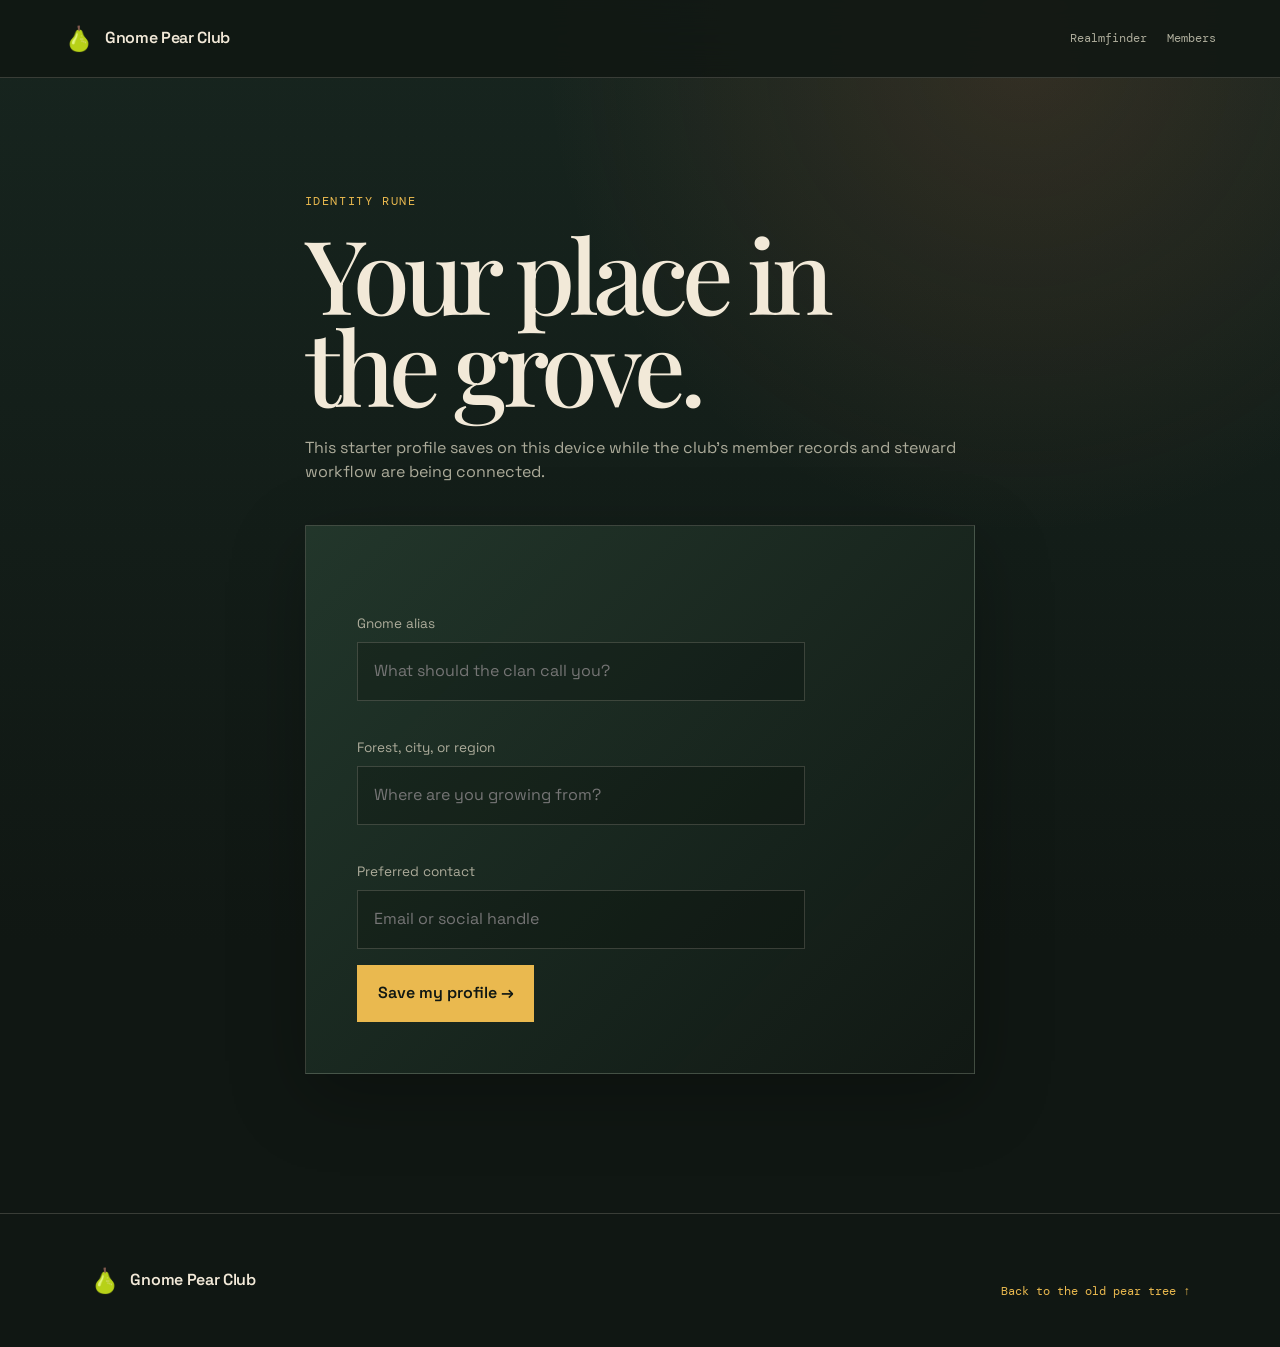
<file: profile.html>
<!doctype html>
<html lang="en">
<head><meta charset="utf-8"><meta name="viewport" content="width=device-width, initial-scale=1"><title>Gnome Pear Club · My Profile</title><meta name="description" content="Create your local Gnome Pear Club member profile."><link rel="icon" href="favicon.svg" type="image/svg+xml"><link rel="stylesheet" href="styles.css"></head>
<body><div class="site-shell"><header class="topbar"><a class="brand" href="index.html"><span class="brand-mark">🍐</span><span>Gnome Pear Club</span></a><nav aria-label="Profile navigation"><a href="index.html#realmfinder">Realmfinder</a><a href="index.html#members">Members</a></nav></header><main class="section-pad" style="max-width:850px"><p class="eyebrow">Identity rune</p><h1 style="font:500 clamp(3rem,8vw,7rem)/.9 'Playfair Display',serif;letter-spacing:-.06em;margin:.2rem 0 1.5rem">Your place in the grove.</h1><p class="section-note">This starter profile saves on this device while the club’s member records and steward workflow are being connected.</p><form id="profile-form" class="survey-card" style="margin-top:2.5rem"><label class="alias-label" for="profile-name">Gnome alias</label><input class="text-input" id="profile-name" maxlength="40" required placeholder="What should the clan call you?"><label class="alias-label" for="profile-place">Forest, city, or region</label><input class="text-input" id="profile-place" maxlength="60" placeholder="Where are you growing from?"><label class="alias-label" for="profile-contact">Preferred contact</label><input class="text-input" id="profile-contact" maxlength="100" placeholder="Email or social handle"><button class="button button-primary" type="submit">Save my profile <span>→</span></button></form><p id="profile-status" class="section-note" style="margin-top:1.5rem"></p></main><footer class="footer section-pad"><div class="footer-brand"><span class="brand-mark">🍐</span><span>Gnome Pear Club</span></div><a href="index.html#top">Back to the old pear tree ↑</a></footer></div><script>
const form=document.querySelector('#profile-form');const status=document.querySelector('#profile-status');const saved=JSON.parse(localStorage.getItem('gpc-profile')||'null');if(saved){document.querySelector('#profile-name').value=saved.name||'';document.querySelector('#profile-place').value=saved.place||'';document.querySelector('#profile-contact').value=saved.contact||'';status.textContent='Your local profile is saved on this device.'}form.addEventListener('submit',event=>{event.preventDefault();const profile={name:document.querySelector('#profile-name').value.trim(),place:document.querySelector('#profile-place').value.trim(),contact:document.querySelector('#profile-contact').value.trim()};localStorage.setItem('gpc-profile',JSON.stringify(profile));status.textContent='Profile saved. Your $1 identity credit is now marked pending.'});
</script></body></html>
</file>
<file: styles.css>
@import url('https://fonts.googleapis.com/css2?family=DM+Mono:wght@400;500&family=Playfair+Display:ital,wght@0,500;0,600;1,500;1,600&family=Space+Grotesk:wght@400;500;600;700&display=swap');

:root{--ink:#f2e9d8;--muted:#adac9b;--forest:#17251f;--forest-2:#20382c;--deep:#101713;--gold:#eab94f;--rust:#d56d42;--line:rgba(242,233,216,.18);--paper:#e7ddc9;--shadow:0 22px 70px rgba(0,0,0,.26)}
*{box-sizing:border-box}html{scroll-behavior:smooth}body{margin:0;background:var(--deep);color:var(--ink);font-family:'Space Grotesk',system-ui,sans-serif;font-size:16px;line-height:1.55}body:before{content:"";position:fixed;inset:0;pointer-events:none;opacity:.18;background-image:radial-gradient(rgba(255,255,255,.1) .7px,transparent .7px);background-size:7px 7px;mix-blend-mode:soft-light}.site-shell{overflow:hidden;background:radial-gradient(circle at 80% 4%,rgba(213,109,66,.15),transparent 30rem),linear-gradient(180deg,#17251f 0%,#101713 70%)}a{color:inherit;text-decoration:none}button,input{font:inherit}.topbar{position:sticky;top:0;z-index:10;display:flex;justify-content:space-between;align-items:center;gap:2rem;padding:1.25rem clamp(1.25rem,5vw,5rem);border-bottom:1px solid var(--line);background:rgba(16,23,19,.88);backdrop-filter:blur(18px)}.brand,.footer-brand{display:flex;align-items:center;gap:.7rem;font-weight:600;letter-spacing:-.02em}.brand-mark{font-size:1.5rem}.topbar nav{display:flex;gap:1.25rem;flex-wrap:wrap;justify-content:flex-end}.topbar nav a{font-family:'DM Mono',monospace;color:var(--muted);font-size:.78rem}.topbar nav a:hover,.text-link:hover,.footer a:hover{color:var(--gold)}.section-pad{padding:clamp(4rem,9vw,8rem) clamp(1.25rem,7vw,7rem);max-width:1380px;margin:0 auto}.hero{min-height:calc(100vh - 76px);display:grid;grid-template-columns:minmax(0,1.1fr) minmax(300px,.9fr);align-items:center;gap:4rem}.eyebrow,.section-kicker,.task-type{font-family:'DM Mono',monospace;text-transform:uppercase;letter-spacing:.14em;color:var(--gold);font-size:.72rem;margin:0 0 1rem}.hero h1{font:600 clamp(4rem,11vw,9.5rem)/.88 'Playfair Display',serif;letter-spacing:-.08em;margin:0 0 2rem;max-width:8ch}.hero h1 em,h2 em{color:var(--gold);font-weight:500}.lede{color:var(--muted);font-size:clamp(1.05rem,1.6vw,1.35rem);max-width:40rem}.stats{display:flex;gap:clamp(1.25rem,4vw,4rem);margin-top:3rem}.stats div{display:flex;flex-direction:column}.stats strong{font:500 2.2rem/1 'Playfair Display',serif;color:var(--paper)}.stats span{font: .7rem 'DM Mono',monospace;text-transform:uppercase;color:var(--muted);margin-top:.45rem}.hero-orbit{height:min(45vw,510px);max-width:510px;aspect-ratio:1;position:relative;justify-self:end;display:grid;place-items:center;border-radius:50%;background:radial-gradient(circle,rgba(234,185,79,.17),transparent 53%)}.orbit-ring{position:absolute;border:1px solid rgba(234,185,79,.5);border-radius:50%;transform:rotate(-22deg)}.ring-one{inset:10%;}.ring-two{inset:25%;border-color:rgba(213,109,66,.55);transform:rotate(38deg) scaleX(1.55)}.pear-orb{font-size:clamp(5rem,10vw,9rem);filter:drop-shadow(0 16px 18px rgba(0,0,0,.35));animation:float 5s ease-in-out infinite}.orbit-label{position:absolute;font: .7rem 'DM Mono',monospace;color:var(--muted);text-transform:uppercase}.label-one{top:13%;left:16%}.label-two{right:7%;top:47%}.label-three{bottom:14%;left:29%}@keyframes float{50%{transform:translateY(-14px) rotate(-5deg)}}h2{font:500 clamp(2.5rem,6vw,5.5rem)/.95 'Playfair Display',serif;letter-spacing:-.06em;margin:.2rem 0 1.2rem}h3{font:600 1.3rem/1.1 'Space Grotesk',sans-serif;margin:.35rem 0 .7rem}.section-note,.footprints-section>p:not(.eyebrow){color:var(--muted);max-width:46rem}.survey-section{padding-top:1rem}.survey-card{border:1px solid var(--line);background:linear-gradient(135deg,rgba(35,56,44,.95),rgba(17,25,20,.94));box-shadow:var(--shadow);padding:clamp(1.5rem,4vw,4rem);position:relative}.survey-intro{display:flex;gap:1.5rem;align-items:flex-start;max-width:54rem}.survey-intro p{color:var(--muted);max-width:42rem}.seal{width:4rem;height:4rem;flex:none;display:grid;place-items:center;border:1px solid var(--gold);border-radius:50%;color:var(--gold);font: .8rem 'DM Mono',monospace;letter-spacing:.08em}.survey-card h2{font-size:clamp(2.1rem,4vw,4rem)}.alias-label{display:block;color:var(--muted);font-size:.85rem;margin:2.25rem 0 .5rem}.alias-label span{color:#777f72}.text-input{width:min(100%,28rem);background:rgba(0,0,0,.2);border:1px solid var(--line);padding:1rem;color:var(--ink);outline:none}.text-input:focus{border-color:var(--gold)}.button{border:0;padding:1rem 1.3rem;cursor:pointer;font-weight:600}.button-primary{display:block;margin-top:1rem;background:var(--gold);color:var(--deep)}.button-primary:hover{background:#f5d46e}.realm-map{display:flex;flex-wrap:wrap;gap:.6rem;margin-top:3rem;padding-top:1.25rem;border-top:1px solid var(--line)}.realm-map span{color:var(--muted);font-size:.82rem;padding:.35rem .6rem;border:1px solid var(--line);border-radius:99px}.question-wrap{max-width:58rem}.question-meta{display:flex;justify-content:space-between;font:.72rem 'DM Mono',monospace;color:var(--muted);text-transform:uppercase;letter-spacing:.08em}.progress{height:3px;background:rgba(255,255,255,.12);margin:1rem 0 2rem}.progress i{display:block;height:100%;background:var(--gold);transition:width .25s}.question-wrap h2{font-size:clamp(1.9rem,4vw,3.4rem);letter-spacing:-.04em}.answer-grid{display:grid;gap:.75rem;margin-top:2rem}.answer{display:flex;text-align:left;align-items:center;gap:1rem;color:var(--ink);background:rgba(255,255,255,.04);border:1px solid var(--line);padding:1rem 1.1rem;cursor:pointer}.answer:hover{border-color:var(--gold);background:rgba(234,185,79,.1)}.answer b{display:grid;place-items:center;width:2rem;height:2rem;border:1px solid var(--gold);border-radius:50%;color:var(--gold);font: .8rem 'DM Mono',monospace;flex:none}.result-card{display:grid;grid-template-columns:1fr .8fr;gap:2rem;align-items:center}.result-card .result-symbol{font-size:8rem;text-align:center}.result-card h2{font-size:clamp(2.4rem,5vw,5rem)}.result-card p{color:var(--muted)}.result-actions{display:flex;gap:.75rem;flex-wrap:wrap;margin-top:1.5rem}.outline-button{padding:.9rem 1.1rem;border:1px solid var(--line);background:transparent;color:var(--ink);cursor:pointer}.outline-button:hover{border-color:var(--gold);color:var(--gold)}.footprints-section{border-top:1px solid var(--line);border-bottom:1px solid var(--line)}.traveler-list{display:flex;gap:.75rem;flex-wrap:wrap}.traveler{border:1px solid var(--line);padding:.7rem 1rem;background:rgba(255,255,255,.04);font-size:.85rem}.traveler strong{color:var(--gold)}.empty-note{color:var(--muted);font-family:'DM Mono',monospace;font-size:.82rem}.ledger-section{background:linear-gradient(180deg,rgba(213,109,66,.08),transparent)}.ledger-total{display:grid;grid-template-columns:auto auto auto;align-items:end;gap:1rem;margin:2rem 0 1rem;padding:1.25rem;border-top:1px solid var(--line);border-bottom:1px solid var(--line)}.ledger-total span,.ledger-total small{color:var(--muted)}.ledger-total strong{font:500 2.7rem/1 'Playfair Display',serif;color:var(--gold)}.ledger-total small{font-size:.78rem}.task-grid{display:grid;grid-template-columns:repeat(3,1fr);gap:1rem;margin-top:2.5rem}.task-card{position:relative;display:grid;grid-template-columns:auto 1fr;gap:1rem;border:1px solid var(--line);padding:1.25rem;background:rgba(255,255,255,.035)}.task-icon{font-size:1.6rem}.task-card p{color:var(--muted);font-size:.88rem}.task-card>strong{position:absolute;right:1rem;top:1rem;color:var(--gold);font: .9rem 'DM Mono',monospace}.text-link{background:none;border:0;color:var(--gold);cursor:pointer;text-align:left;padding:0;font-weight:600}.class-photo{margin:2.5rem 0 0;max-width:1000px;border:1px solid var(--line);background:#111;box-shadow:var(--shadow)}.class-photo img{display:block;width:100%;height:auto}.class-photo figcaption{display:flex;justify-content:space-between;gap:1rem;padding:.9rem 1rem;color:var(--muted);font:.68rem 'DM Mono',monospace;text-transform:uppercase;letter-spacing:.08em}.member-feature{display:grid;grid-template-columns:1fr 1fr;min-height:470px;background:var(--paper);color:var(--deep);margin-top:2.5rem}.member-portrait{min-height:470px;background:radial-gradient(circle at 50% 40%,#e7b967,#a05f34 70%,#38291e);display:grid;place-items:end center;overflow:hidden}.member-portrait img{display:block;width:100%;height:100%;object-fit:contain}.member-details{display:flex;flex-direction:column;justify-content:center;padding:clamp(1.5rem,5vw,5rem)}.member-details .eyebrow{color:#9c5c37}.member-number{font: .8rem 'DM Mono',monospace;color:#9c5c37}.member-details h3{font:500 clamp(2.5rem,5vw,5rem)/.95 'Playfair Display',serif;letter-spacing:-.06em;margin:.4rem 0}.member-details p{color:#5d6559}.member-controls{display:flex;align-items:center;gap:1rem;margin-top:2.5rem;font:.75rem 'DM Mono',monospace}.round-button{width:2.8rem;height:2.8rem;border:1px solid rgba(16,23,19,.3);background:transparent;border-radius:50%;cursor:pointer;color:var(--deep)}.round-button:hover{background:var(--deep);color:var(--paper)}.member-list{display:grid;grid-template-columns:repeat(6,1fr);gap:.5rem;margin-top:1rem}.member-button{border:1px solid var(--line);background:transparent;color:var(--muted);padding:.75rem .55rem;text-align:left;cursor:pointer}.member-button span{display:block;font:.65rem 'DM Mono',monospace;color:var(--gold);margin-bottom:.3rem}.member-button:hover,.member-button.active{border-color:var(--gold);color:var(--ink)}.realm-directory{border-top:1px solid var(--line)}.realm-grid{display:grid;grid-template-columns:repeat(4,1fr);gap:1rem;margin-top:2.5rem}.realm-grid article{border-top:1px solid var(--line);padding:1.2rem 0}.realm-grid article>span{font-size:2rem}.realm-grid p{color:var(--muted);font-size:.9rem}.footer{border-top:1px solid var(--line);display:flex;justify-content:space-between;gap:2rem;align-items:flex-end;padding-top:3rem;padding-bottom:3rem}.footer p{color:var(--muted);max-width:22rem;margin:0}.footer>a{font:.75rem 'DM Mono',monospace;color:var(--gold)}.toast{position:fixed;right:1.25rem;bottom:1.25rem;z-index:20;max-width:22rem;padding:1rem 1.2rem;background:var(--gold);color:var(--deep);font-weight:600;transform:translateY(140%);transition:transform .25s}.toast.show{transform:translateY(0)}@media(max-width:850px){.topbar{align-items:flex-start;flex-direction:column;gap:.8rem}.topbar nav{justify-content:flex-start;gap:.75rem}.hero{grid-template-columns:1fr;min-height:auto;padding-top:5rem}.hero-orbit{justify-self:center;width:min(82vw,420px);height:auto}.task-grid,.realm-grid{grid-template-columns:repeat(2,1fr)}.member-list{grid-template-columns:repeat(3,1fr)}.member-feature{grid-template-columns:1fr}.member-portrait{min-height:350px}.result-card{grid-template-columns:1fr}.result-card .result-symbol{text-align:left;font-size:5rem}.footer{flex-direction:column;align-items:flex-start}}@media(max-width:520px){.section-pad{padding-left:1rem;padding-right:1rem}.stats{gap:1rem;flex-wrap:wrap}.stats strong{font-size:1.8rem}.task-grid,.realm-grid{grid-template-columns:1fr}.member-list{grid-template-columns:repeat(2,1fr)}.class-photo figcaption{flex-direction:column}.ledger-total{grid-template-columns:1fr}.survey-intro{flex-direction:column}.hero h1{font-size:4.2rem}}
</file>
